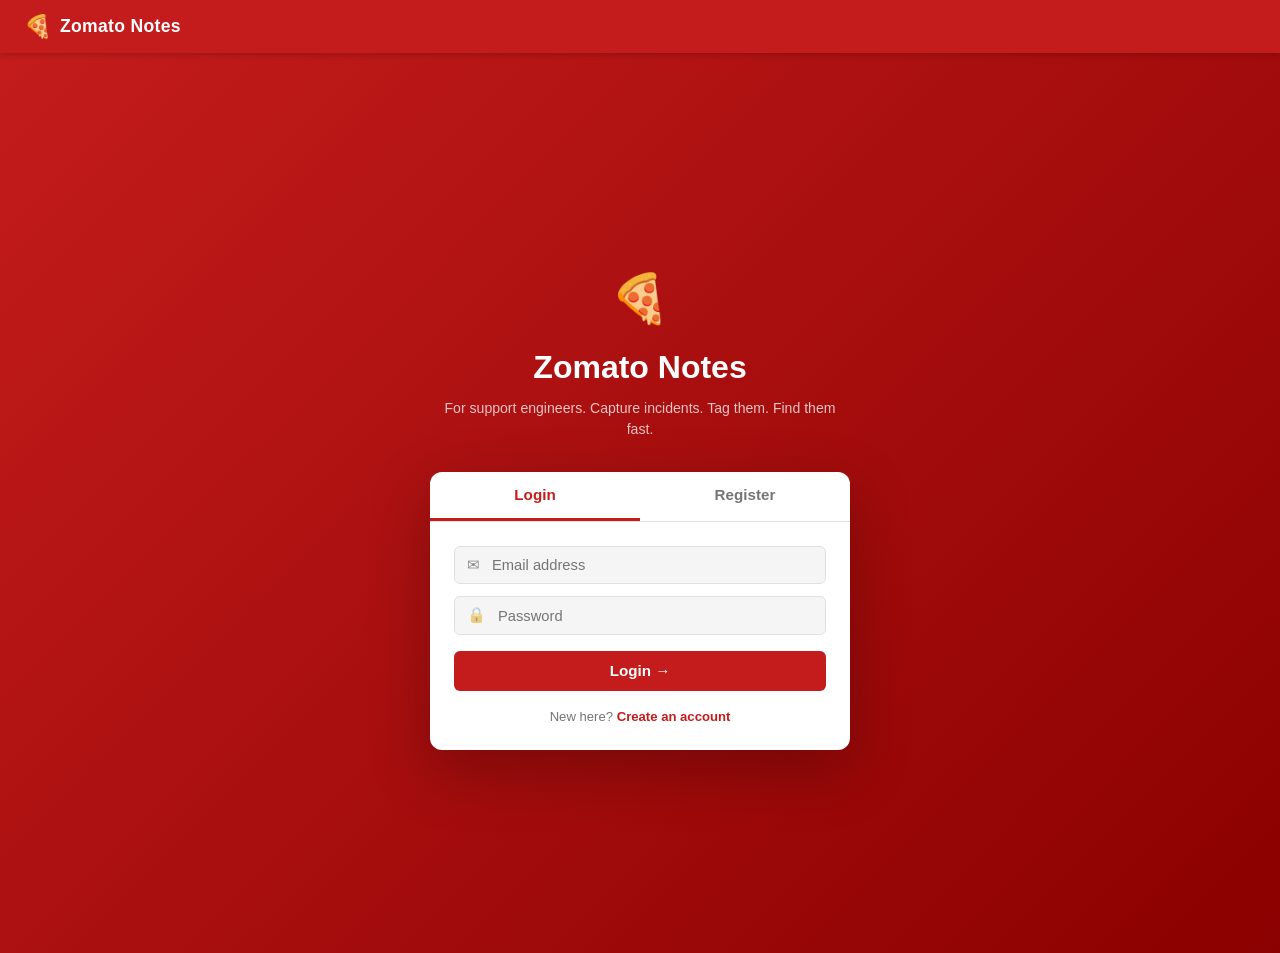
<file: docs/index.html>
<!DOCTYPE html>
<html lang="en">
<head>
  <meta charset="UTF-8" />
  <meta name="viewport" content="width=device-width, initial-scale=1" />
  <title>Zomato Notes</title>
  <link rel="stylesheet" href="style.css" />
</head>
<body>

  <!-- ================================================================
       HEADER + NAV — sticky, always visible
  ================================================================ -->
  <header>
  <nav id="main-nav">
    <div class="nav-brand">
      <span class="nav-logo">🍕</span>
      <span class="nav-title">Zomato Notes</span>
    </div>
    <div class="nav-actions" id="nav-app-actions" style="display:none;">
      <span id="nav-user-label" class="nav-user-label"></span>
      <button id="btn-all-notes" class="toggle-btn active">All Notes</button>
      <button id="btn-my-notes"  class="toggle-btn">My Notes</button>
      <button id="btn-export"    class="toggle-btn">Export ↓</button>
      <button id="btn-profile"   class="toggle-btn">👤 Profile</button>
      <button id="btn-logout"    class="logout-btn">Logout</button>
    </div>
  </nav>
  </header>

  <!-- Offline banner -->
  <div id="offline-banner" class="hidden">
    ⚠ Showing cached data — backend unreachable. Some features may be unavailable.
  </div>

  <!-- ================================================================
       HOME VIEW — shown on first load / after logout
  ================================================================ -->
  <div id="home-view">
    <div class="home-container">

      <!-- Branding -->
      <div class="home-hero">
        <span class="home-logo">🍕</span>
        <h1 class="home-title">Zomato Notes</h1>
        <p class="home-subtitle">For support engineers. Capture incidents. Tag them. Find them fast.</p>
      </div>

      <!-- Single tabbed auth card -->
      <div class="home-card auth-card">

        <!-- Tab switcher -->
        <div class="auth-tabs">
          <button class="auth-tab active" id="tab-login"    data-tab="login">Login</button>
          <button class="auth-tab"        id="tab-register" data-tab="register">Register</button>
        </div>

        <!-- Login panel -->
        <div class="auth-panel" id="panel-login">
          <form id="home-login-form" novalidate>
            <div class="auth-field">
              <span class="auth-icon">✉</span>
              <input id="home-login-email" type="email" placeholder="Email address" autocomplete="email" />
            </div>
            <div class="auth-field">
              <span class="auth-icon">🔒</span>
              <input id="home-login-password" type="password" placeholder="Password" autocomplete="current-password" />
            </div>
            <p id="home-login-error" class="error-msg hidden"></p>
            <button type="submit" id="btn-home-login" class="btn-auth">
              Login &rarr;
            </button>
          </form>
          <p class="auth-switch">New here? <a id="link-to-register" href="#">Create an account</a></p>
        </div>

        <!-- Register panel -->
        <div class="auth-panel hidden" id="panel-register">
          <form id="home-register-form" novalidate>
            <div class="auth-field">
              <span class="auth-icon">👤</span>
              <input id="home-reg-name" type="text" placeholder="Your name" autocomplete="off" />
            </div>
            <div class="auth-field">
              <span class="auth-icon">✉</span>
              <input id="home-reg-email" type="email" placeholder="Email address" />
            </div>
            <div class="auth-field">
              <span class="auth-icon">🔒</span>
              <input id="home-reg-password" type="password" placeholder="Password (min 8 chars)" />
            </div>
            <p id="home-register-error" class="error-msg hidden"></p>
            <button type="submit" id="btn-home-register" class="btn-auth">
              Create Account &rarr;
            </button>
          </form>
          <p class="auth-switch">Already have an account? <a id="link-to-login" href="#">Login</a></p>
        </div>

      </div><!-- end auth-card -->

    </div>
  </div>

  <!-- ================================================================
       APP VIEW — shown after author is selected/created
  ================================================================ -->
  <div id="app-view" style="display:none;">

    <div class="layout">

      <!-- SIDEBAR -->
      <aside id="tag-sidebar">

        <div class="sidebar-section">
          <h3 class="sidebar-heading">Filter by Tag</h3>
          <div id="tag-filters"></div>
        </div>

        <div class="sidebar-section">
          <h3 class="sidebar-heading">Quick Jump</h3>
          <div id="quick-tag-jump"></div>
          <div id="quick-find-result"></div>
        </div>

        <div class="sidebar-section">
          <h3 class="sidebar-heading">Browse Tags</h3>
          <div id="category-tree"></div>
        </div>

        <div class="sidebar-section">
          <h3 class="sidebar-heading">All Authors</h3>
          <div id="user-list"></div>
        </div>

      </aside>

      <!-- MAIN CONTENT -->
      <main>

        <!-- Add Note Form -->
        <section id="add-note-section">
          <h2 class="section-title">Add Note</h2>
          <form id="add-note-form" novalidate>
            <div class="form-row">
              <label for="input-title">Title <span class="required">*</span></label>
              <input id="input-title" type="text" placeholder="e.g. Payments API down" autocomplete="off" />
            </div>
            <div class="form-row">
              <label for="input-content">Content <span class="required">*</span></label>
              <textarea id="input-content" rows="3" placeholder="Describe the incident or note…"></textarea>
            </div>
            <div class="form-row form-row-inline">
              <div class="form-col">
                <label for="input-tag">Tag</label>
                <input id="input-tag" type="text" placeholder="e.g. work" />
              </div>
              <div class="form-col">
                <label for="input-severity">Severity</label>
                <select id="input-severity">
                  <option value="">None</option>
                  <option value="P0">P0 — Critical</option>
                  <option value="P1">P1 — High</option>
                  <option value="P2">P2 — Medium</option>
                  <option value="P3">P3 — Low</option>
                </select>
              </div>
            </div>
            <p id="form-error" class="error-msg hidden"></p>
            <button type="submit" class="btn-primary">Add Note</button>
          </form>
        </section>

        <!-- Search Bar -->
        <section id="search-section">
          <div id="search-bar">
            <input id="search-input" type="text" placeholder="Search notes by title or tag…" />
            <button id="btn-search" class="btn-primary">Search</button>
            <button id="btn-search-clear" class="btn-secondary" title="Clear search">✕</button>
          </div>
        </section>

        <!-- Phase 3: Ranking Controls -->
        <section id="ranking-section">
          <h2 class="section-title">Ranked Search</h2>
          <div class="ranking-row">
            <input id="keyword-input" type="text" placeholder="Keyword search (e.g. apple)…" />
            <button id="btn-keyword-clear" class="btn-secondary" title="Clear keyword search">✕</button>
            <button id="btn-sort-relevance" class="btn-secondary">Sort by Relevance</button>
            <button id="btn-sort-date"      class="btn-secondary">Sort by Date</button>
          </div>
          <div class="ranking-row" style="margin-top:0.75rem;">
            <input id="lookup-input" type="text" placeholder="Jump to exact title…" />
            <button id="btn-lookup-iterative" class="btn-secondary">Lookup (Iterative)</button>
            <button id="btn-lookup-recursive" class="btn-secondary">Lookup (Recursive)</button>
          </div>
          <div id="lookup-result"></div>
          <div id="ranked-results"></div>
        </section>

        <!-- Phase 4: Smart Search -->
        <section id="smart-search-section">
          <h2 class="section-title">🧠 Smart Search <span class="ai-badge">AI</span></h2>
          <p class="section-hint">Finds notes by meaning, not keywords. Powered by local embeddings.</p>
          <div class="smart-search-bar">
            <input id="smart-search-input" type="text"
                   placeholder="e.g. leg day exercise plan, dinner ideas with vegetables…" />
            <button id="btn-smart-search" class="btn-primary">Search</button>
          </div>
          <div id="smart-search-results"></div>
        </section>

        <!-- Notes List -->
        <section id="notes-section">
          <div class="notes-header">
            <h2 class="section-title">Notes</h2>
            <span id="notes-count" class="notes-count"></span>
          </div>
          <p id="loading-msg">Loading notes…</p>
          <p id="error-msg" class="error-msg hidden"></p>
          <div id="notes-list"></div>
        </section>

      </main>
    </div>

    <footer>
      <p>Zomato Notes</p>
    </footer>

  </div><!-- end #app-view -->

  <!-- Bulk Tag Toolbar -->
  <div id="bulk-toolbar" class="hidden">
    <span id="selected-count">0 selected</span>
    <input id="bulk-tag-input" type="text" placeholder="New tag for selected…" />
    <button id="btn-bulk-apply" class="btn-primary">Apply Tag</button>
    <button id="btn-bulk-cancel" class="btn-secondary">Cancel</button>
  </div>

  <!-- Similar Notes Sidebar -->
  <aside id="similar-notes-panel" class="hidden">
    <div class="similar-panel-header">
      <h4>Similar Notes</h4>
      <button id="close-similar" class="close-btn">✕</button>
    </div>
    <div id="similar-notes-list"></div>
  </aside>

  <!-- Profile Modal -->
  <div id="profile-modal" class="modal-overlay hidden">
    <div class="modal-box profile-box">
      <div class="profile-header">
        <h2>My Profile</h2>
        <button id="profile-close" class="close-btn">✕</button>
      </div>

      <!-- User info -->
      <div class="profile-info">
        <div class="profile-avatar" id="profile-avatar"></div>
        <div>
          <p id="profile-name-display" class="profile-name"></p>
          <p id="profile-email-display" class="profile-email"></p>
        </div>
      </div>

      <hr class="profile-divider" />

      <!-- Edit Name -->
      <div class="profile-section">
        <h3 class="profile-section-title">Edit Name</h3>
        <div class="auth-field">
          <span class="auth-icon">👤</span>
          <input id="profile-new-name" type="text" placeholder="New name" />
        </div>
        <div class="auth-field">
          <span class="auth-icon">🔒</span>
          <input id="profile-name-password" type="password" placeholder="Current password to confirm" />
        </div>
        <p id="profile-name-error" class="error-msg hidden"></p>
        <button id="btn-save-name" class="btn-auth" style="margin-top:0.25rem;">Save Name</button>
      </div>

      <hr class="profile-divider" />

      <!-- Change Password -->
      <div class="profile-section">
        <h3 class="profile-section-title">Change Password</h3>
        <div class="auth-field">
          <span class="auth-icon">🔒</span>
          <input id="profile-current-password" type="password" placeholder="Current password" />
        </div>
        <div class="auth-field">
          <span class="auth-icon">🔑</span>
          <input id="profile-new-password" type="password" placeholder="New password (min 8 chars)" />
        </div>
        <div class="auth-field">
          <span class="auth-icon">🔑</span>
          <input id="profile-confirm-password" type="password" placeholder="Confirm new password" />
        </div>
        <p id="profile-password-error" class="error-msg hidden"></p>
        <button id="btn-save-password" class="btn-auth" style="margin-top:0.25rem;">Change Password</button>
      </div>

      <hr class="profile-divider" />

      <!-- Delete Account -->
      <div class="profile-section danger-zone">
        <h3 class="profile-section-title danger-title">Delete Account</h3>
        <p class="profile-danger-hint">This permanently deletes your account and all your notes.</p>
        <div class="auth-field">
          <span class="auth-icon">🔒</span>
          <input id="profile-delete-password" type="password" placeholder="Enter password to confirm" />
        </div>
        <p id="profile-delete-error" class="error-msg hidden"></p>
        <button id="btn-delete-account" class="btn-danger" style="width:100%;margin-top:0.25rem;">Delete My Account</button>
      </div>

    </div>
  </div>

  <!-- Note View Modal -->
  <div id="note-view-modal" class="modal-overlay hidden">
    <div class="modal-box note-view-box">
      <button id="note-view-close" class="close-btn" style="float:right;font-size:1.2rem;">✕</button>
      <div id="note-view-severity-badge"></div>
      <h2 id="note-view-title" class="note-view-title"></h2>
      <div class="note-view-meta">
        <span id="note-view-tag"    class="note-tag"></span>
        <span id="note-view-author" class="note-owner"></span>
        <span id="note-view-time"   class="note-time"></span>
      </div>
      <hr style="border:none;border-top:1px solid var(--border);margin:0.75rem 0;" />
      <p id="note-view-content" class="note-view-content"></p>
      <div id="note-view-ai" class="ai-panel hidden" style="margin-top:1rem;"></div>
    </div>
  </div>

  <!-- Delete Confirmation Modal -->
  <div id="delete-modal" class="modal-overlay hidden">
    <div class="modal-box">
      <p class="modal-msg">Are you sure you want to delete this note?</p>
      <p class="modal-note-title" id="modal-note-title"></p>
      <div class="modal-actions">
        <button id="modal-confirm-delete" class="btn-danger">Delete</button>
        <button id="modal-cancel-delete"  class="btn-secondary">Cancel</button>
      </div>
    </div>
  </div>

  <script src="script.js"></script>
</body>
</html>
</file>
<file: docs/style.css>
/* ============================================================
   CSS RESET & VARIABLES
   ============================================================ */
*, *::before, *::after { box-sizing: border-box; margin: 0; padding: 0; }

:root {
  --red:        #c41c1c;
  --red-dark:   #a51515;
  --red-light:  #fdecea;
  --blue:       #3949ab;
  --blue-light: #e8eaf6;
  --yellow:     #fff3cd;
  --yellow-border: #ffc107;
  --green:      #d4edda;
  --bg:         #f5f5f5;
  --surface:    #ffffff;
  --border:     #e0e0e0;
  --text:       #212121;
  --text-muted: #757575;
  --radius:     6px;
  --shadow:     0 1px 3px rgba(0,0,0,0.08);
  --transition: 0.15s ease;
}

body {
  font-family: -apple-system, BlinkMacSystemFont, "Segoe UI", Roboto, sans-serif;
  background: var(--bg);
  color: var(--text);
  font-size: 15px;
  line-height: 1.5;
}

/* ============================================================
   NAV — sticky, Zomato red
   ============================================================ */
#main-nav {
  position: sticky;
  top: 0;
  z-index: 100;
  background: var(--red);
  color: #fff;
  display: flex;
  align-items: center;
  justify-content: space-between;
  padding: 0.6rem 1.5rem;
  box-shadow: 0 2px 6px rgba(0,0,0,0.18);
}

.nav-brand        { display: flex; align-items: center; gap: 0.5rem; }
.nav-logo         { font-size: 1.4rem; }
.nav-title        { font-size: 1.1rem; font-weight: 700; letter-spacing: 0.3px; }
.nav-subtitle     { font-size: 0.75rem; opacity: 0.75; margin-left: 0.25rem; }
.nav-actions      { display: flex; align-items: center; gap: 0.5rem; }

/* ============================================================
   OFFLINE BANNER
   ============================================================ */
#offline-banner {
  background: var(--yellow);
  color: #856404;
  border-bottom: 1px solid var(--yellow-border);
  padding: 0.5rem 1.5rem;
  font-size: 0.85rem;
  text-align: center;
}

/* ============================================================
   LAYOUT — two-column grid
   ============================================================ */
.layout {
  display: grid;
  grid-template-columns: 220px 1fr;
  gap: 1.5rem;
  padding: 1.5rem;
  max-width: 1200px;
  margin: 0 auto;
}

/* ============================================================
   SIDEBAR
   ============================================================ */
#tag-sidebar {
  display: flex;
  flex-direction: column;
  gap: 1.25rem;
}

.sidebar-section {
  background: var(--surface);
  border: 1px solid var(--border);
  border-radius: var(--radius);
  padding: 0.875rem;
  box-shadow: var(--shadow);
}

.sidebar-heading {
  font-size: 0.75rem;
  font-weight: 700;
  text-transform: uppercase;
  letter-spacing: 0.6px;
  color: var(--text-muted);
  margin-bottom: 0.6rem;
}

/* ============================================================
   TAG CHIPS
   ============================================================ */
#tag-filters,
#quick-tag-jump { display: flex; flex-wrap: wrap; gap: 0.35rem; }

.tag-chip {
  display: inline-block;
  padding: 0.2rem 0.65rem;
  border-radius: 999px;
  background: var(--bg);
  border: 1px solid var(--border);
  cursor: pointer;
  font-size: 0.78rem;
  color: var(--text);
  transition: background var(--transition), color var(--transition);
  white-space: nowrap;
}
.tag-chip:hover         { background: #e0e0e0; }
.tag-chip.active        { background: var(--red); color: #fff; border-color: var(--red); }

/* ============================================================
   TOGGLE BUTTONS (All Notes / My Notes)
   ============================================================ */
.toggle-btn {
  padding: 0.3rem 0.85rem;
  border: 1px solid rgba(255,255,255,0.5);
  background: transparent;
  color: #fff;
  border-radius: var(--radius);
  cursor: pointer;
  font-size: 0.82rem;
  transition: background var(--transition);
}
.toggle-btn:hover  { background: rgba(255,255,255,0.15); }
.toggle-btn.active { background: rgba(255,255,255,0.25); font-weight: 600; }

/* ============================================================
   EXPORT BUTTON
   ============================================================ */
#btn-export {
  padding: 0.3rem 0.85rem;
  background: rgba(255,255,255,0.15);
  border: 1px solid rgba(255,255,255,0.4);
  color: #fff;
  border-radius: var(--radius);
  cursor: pointer;
  font-size: 0.82rem;
  transition: background var(--transition);
}
#btn-export:hover { background: rgba(255,255,255,0.28); }

/* ============================================================
   CATEGORY TREE (P3)
   ============================================================ */
#category-tree ul { list-style: none; padding-left: 0; }
#category-tree ul ul { padding-left: 1rem; }
.tree-label {
  cursor: pointer;
  user-select: none;
  padding: 0.2rem 0.4rem;
  display: block;
  border-radius: 4px;
  font-size: 0.82rem;
  color: var(--text);
}
.tree-label:hover { background: var(--bg); }
.tree-children    { padding-left: 1rem; }

/* ============================================================
   MAIN CONTENT
   ============================================================ */
main { display: flex; flex-direction: column; gap: 1.25rem; }

.section-title {
  font-size: 1rem;
  font-weight: 700;
  color: var(--text);
  margin-bottom: 0.75rem;
}

/* ============================================================
   ADD NOTE FORM
   ============================================================ */
#add-note-section {
  background: var(--surface);
  border: 1px solid var(--border);
  border-radius: var(--radius);
  padding: 1rem 1.25rem;
  box-shadow: var(--shadow);
}

.form-row        { display: flex; flex-direction: column; gap: 0.3rem; margin-bottom: 0.75rem; }
.form-row label  { font-size: 0.82rem; font-weight: 600; color: var(--text-muted); }
.required        { color: var(--red); }

.form-row-inline { flex-direction: row; gap: 1rem; }
.form-col        { flex: 1; display: flex; flex-direction: column; gap: 0.3rem; }
.form-col label  { font-size: 0.82rem; font-weight: 600; color: var(--text-muted); }

input[type="text"],
input[type="number"],
textarea {
  padding: 0.5rem 0.75rem;
  border: 1px solid var(--border);
  border-radius: var(--radius);
  font-size: 0.9rem;
  font-family: inherit;
  color: var(--text);
  background: var(--surface);
  transition: border-color var(--transition);
  width: 100%;
}
input:focus, textarea:focus {
  outline: none;
  border-color: var(--red);
  box-shadow: 0 0 0 2px rgba(196,28,28,0.12);
}
textarea { resize: vertical; }

.btn-primary {
  background: var(--red);
  color: #fff;
  border: none;
  border-radius: var(--radius);
  padding: 0.55rem 1.25rem;
  font-size: 0.9rem;
  font-weight: 600;
  cursor: pointer;
  transition: background var(--transition);
}
.btn-primary:hover { background: var(--red-dark); }

/* ============================================================
   SEARCH BAR
   ============================================================ */
#search-section { background: var(--surface); border: 1px solid var(--border); border-radius: var(--radius); padding: 0.75rem 1rem; box-shadow: var(--shadow); }
#search-bar     { display: flex; gap: 0.5rem; align-items: center; }
#search-input   { flex: 1; font-size: 0.92rem; }
#btn-search-clear { padding: 0.42rem 0.6rem; font-size: 0.85rem; }

/* ============================================================
   NOTES LIST
   ============================================================ */
#notes-section {
  background: var(--surface);
  border: 1px solid var(--border);
  border-radius: var(--radius);
  padding: 1rem 1.25rem;
  box-shadow: var(--shadow);
}

.notes-header   { display: flex; align-items: baseline; gap: 0.75rem; margin-bottom: 0.75rem; }
.notes-count    { font-size: 0.78rem; color: var(--text-muted); }

#loading-msg    { text-align: center; color: var(--text-muted); padding: 2rem; }

/* ============================================================
   NOTE CARD — box model: content / padding / border / margin
   ============================================================ */
.note-card {
  padding: 0.875rem 1rem;          /* inner breathing room */
  border: 1px solid var(--border); /* border layer */
  margin: 0.6rem 0;                /* outer spacing */
  border-radius: var(--radius);
  background: var(--surface);
  box-shadow: var(--shadow);
  transition: box-shadow var(--transition), border-color var(--transition);
  position: relative;
  cursor: pointer;
}
.note-card:hover         { box-shadow: 0 3px 8px rgba(0,0,0,0.1); border-color: #bdbdbd; }
.note-card.optimistic    { opacity: 0.55; border-style: dashed; }
.note-card.highlight     { border: 2px solid var(--red); box-shadow: 0 0 0 3px rgba(196,28,28,0.12); }

.note-title              { font-size: 0.95rem; font-weight: 700; margin-bottom: 0.25rem; }
.note-subtitle           { font-size: 0.78rem; color: var(--text-muted); font-style: italic; margin-bottom: 0.3rem; }
.note-content            { font-size: 0.875rem; color: #424242; margin-bottom: 0.5rem; line-height: 1.55; }

/* descendant selector: meta row inside note card */
.note-card .note-meta    { display: flex; flex-wrap: wrap; gap: 0.5rem; align-items: center; font-size: 0.75rem; color: var(--text-muted); }
.note-tag                { background: var(--bg); border: 1px solid var(--border); border-radius: 999px; padding: 0.1rem 0.5rem; font-size: 0.72rem; }
.note-time               { cursor: help; }
.note-owner              { margin-left: auto; }

.delete-btn {
  position: absolute;
  top: 0.6rem; right: 0.75rem;
  background: none;
  border: none;
  color: var(--text-muted);
  cursor: pointer;
  font-size: 1rem;
  line-height: 1;
  padding: 0.2rem 0.35rem;
  border-radius: 4px;
  transition: color var(--transition), background var(--transition);
}
.delete-btn:hover { color: var(--red); background: var(--red-light); }

/* ============================================================
   AI SUGGESTION PANEL (Phase 4 — rendered when ai_suggestion present)
   ============================================================ */
.ai-panel {
  background: var(--blue-light);
  border: 1px solid #c5cae9;
  border-radius: 4px;
  padding: 0.5rem 0.75rem;
  margin-top: 0.6rem;
  font-size: 0.82rem;
}
.ai-label    { font-weight: 700; color: var(--blue); margin-bottom: 0.2rem; }
.ai-tags     { background: #dce0f5; border-radius: 3px; padding: 0.1rem 0.4rem; font-size: 0.72rem; color: var(--blue); }
.ai-summary  { color: #555; margin: 0.35rem 0; font-style: italic; }
.btn-apply-tag {
  background: var(--blue); color: #fff;
  border: none; border-radius: 4px;
  padding: 0.2rem 0.55rem;
  font-size: 0.75rem; cursor: pointer;
  margin-top: 0.25rem;
  transition: background var(--transition);
}
.btn-apply-tag:hover { background: #283593; }

/* ============================================================
   QUICK FIND RESULT
   ============================================================ */
#quick-find-result .note-card { font-size: 0.82rem; margin-top: 0.5rem; }

/* ============================================================
   ERROR / STATE MESSAGES
   ============================================================ */
.error-msg { color: var(--red); font-size: 0.82rem; margin-top: 0.3rem; }
.hidden    { display: none !important; }

/* ============================================================
   FOOTER
   ============================================================ */
footer {
  text-align: center;
  padding: 1.5rem;
  font-size: 0.78rem;
  color: var(--text-muted);
  border-top: 1px solid var(--border);
  margin-top: 1rem;
}

/* ============================================================
   RESPONSIVE — single column on narrow viewports
   ============================================================ */
@media (max-width: 600px) {
  .layout {
    grid-template-columns: 1fr;
  }
  #tag-sidebar { order: 2; }
  main         { order: 1; }
  .form-row-inline { flex-direction: column; }
  .nav-subtitle { display: none; }
}

/* ============================================================
   PHASE 3 — RANKING CONTROLS
   ============================================================ */
#ranking-section {
  background: var(--surface);
  border: 1px solid var(--border);
  border-radius: var(--radius);
  padding: 1rem 1.25rem;
  box-shadow: var(--shadow);
}

.ranking-row {
  display: flex;
  flex-wrap: wrap;
  gap: 0.5rem;
  align-items: center;
}

.ranking-label {
  font-size: 0.82rem;
  font-weight: 600;
  color: var(--text-muted);
  white-space: nowrap;
}

.btn-secondary {
  background: var(--bg);
  color: var(--text);
  border: 1px solid var(--border);
  border-radius: var(--radius);
  padding: 0.42rem 0.85rem;
  font-size: 0.82rem;
  cursor: pointer;
  white-space: nowrap;
  transition: background var(--transition), border-color var(--transition);
}
.btn-secondary:hover { background: #e0e0e0; border-color: #bdbdbd; }
.btn-secondary.active { background: var(--red); color: #fff; border-color: var(--red); }

#ranked-results   { margin-top: 0.75rem; }
#lookup-result    { margin-top: 0.5rem; }
#quick-find-result-ranking { margin-top: 0.5rem; }

.ranked-note-card {
  padding: 0.75rem 1rem;
  border: 1px solid var(--border);
  border-radius: var(--radius);
  margin: 0.4rem 0;
  background: #fafafa;
  font-size: 0.875rem;
}
.ranked-score {
  float: right;
  background: var(--green);
  color: #155724;
  border-radius: 3px;
  padding: 0.1rem 0.4rem;
  font-size: 0.72rem;
  font-weight: bold;
}

/* ============================================================
   PHASE 4 — SMART SEARCH (AI)
   Visually distinct from Phase 3 ranking controls
   ============================================================ */
#smart-search-section {
  background: #f0f4ff;
  border: 1px solid #c5cae9;
  border-radius: var(--radius);
  padding: 1rem 1.25rem;
  box-shadow: var(--shadow);
}

#smart-search-section .section-title { color: var(--blue); }

.ai-badge {
  display: inline-block;
  background: var(--blue);
  color: #fff;
  border-radius: 3px;
  padding: 0.05rem 0.4rem;
  font-size: 0.68rem;
  font-weight: 700;
  letter-spacing: 0.5px;
  vertical-align: middle;
  margin-left: 0.35rem;
}

.section-hint {
  font-size: 0.8rem;
  color: var(--text-muted);
  margin-bottom: 0.75rem;
}

.smart-search-bar {
  display: flex;
  gap: 0.5rem;
  align-items: center;
}
.smart-search-bar input { flex: 1; }

#smart-search-results { margin-top: 0.75rem; }

.smart-result-card {
  background: var(--surface);
  border: 1px solid #c5cae9;
  border-radius: var(--radius);
  padding: 0.75rem 1rem;
  margin: 0.4rem 0;
  font-size: 0.875rem;
  position: relative;
}
.smart-result-card strong { display: block; margin-bottom: 0.2rem; font-size: 0.92rem; }
.smart-result-card p      { color: #424242; line-height: 1.5; margin-bottom: 0.35rem; }
.smart-result-card small  { color: var(--text-muted); }

.similarity-badge {
  position: absolute;
  top: 0.6rem; right: 0.75rem;
  background: #e8f5e9;
  color: #2e7d32;
  border-radius: 3px;
  padding: 0.1rem 0.4rem;
  font-size: 0.72rem;
  font-weight: 700;
}

/* AI suggestion panel on note cards */
.ai-panel    { background: var(--blue-light); border: 1px solid #c5cae9; border-radius: 4px;
               padding: 0.5rem 0.75rem; margin-top: 0.6rem; font-size: 0.82rem; }
.ai-label    { font-weight: 700; color: var(--blue); margin-bottom: 0.2rem; }
.ai-tags     { background: #dce0f5; border-radius: 3px; padding: 0.1rem 0.4rem;
               font-size: 0.72rem; color: var(--blue); }
.ai-summary  { color: #555; margin: 0.35rem 0; font-style: italic; }
.btn-apply-tag {
  background: var(--blue); color: #fff; border: none; border-radius: 4px;
  padding: 0.2rem 0.55rem; font-size: 0.75rem; cursor: pointer; margin-top: 0.25rem;
  transition: background var(--transition);
}
.btn-apply-tag:hover { background: #283593; }

/* ============================================================
   PHASE 5 P2 — BULK TAG TOOLBAR
   ============================================================ */
#bulk-toolbar {
  position: fixed;
  bottom: 0; left: 0; right: 0;
  background: var(--surface);
  border-top: 2px solid var(--red);
  padding: 0.75rem 1.5rem;
  display: flex;
  align-items: center;
  gap: 0.75rem;
  z-index: 300;
  box-shadow: 0 -2px 8px rgba(0,0,0,0.1);
}
#bulk-toolbar.hidden { display: none; }
#selected-count { font-weight: 600; font-size: 0.85rem; color: var(--text-muted); }
#bulk-tag-input { flex: 1; max-width: 240px; }

.note-select {
  width: 16px; height: 16px;
  margin-right: 0.5rem;
  cursor: pointer;
  accent-color: var(--red);
  flex-shrink: 0;
}

/* ============================================================
   PHASE 5 P2 — SIMILAR NOTES SIDEBAR
   ============================================================ */
#similar-notes-panel {
  position: fixed;
  right: 0; top: 0; bottom: 0;
  width: 320px;
  background: var(--surface);
  border-left: 1px solid var(--border);
  padding: 1rem;
  overflow-y: auto;
  z-index: 200;
  box-shadow: -2px 0 8px rgba(0,0,0,0.1);
}
#similar-notes-panel.hidden { display: none; }

.similar-panel-header {
  display: flex;
  justify-content: space-between;
  align-items: center;
  margin-bottom: 0.75rem;
  border-bottom: 1px solid var(--border);
  padding-bottom: 0.5rem;
}
.similar-panel-header h4 { font-size: 0.95rem; color: var(--text); }

.close-btn {
  background: none; border: none;
  font-size: 1rem; cursor: pointer;
  color: var(--text-muted);
  padding: 0.2rem 0.4rem;
  border-radius: 4px;
}
.close-btn:hover { background: var(--bg); color: var(--red); }

.similar-note-item {
  border-bottom: 1px solid #f0f0f0;
  padding: 0.6rem 0;
  font-size: 0.82rem;
}
.similar-note-item strong { display: block; margin-bottom: 0.2rem; }
.similar-note-item p { color: #555; line-height: 1.4; }
.similarity-score { font-size: 0.72rem; color: var(--text-muted); margin-left: 0.4rem; }

/* ============================================================
   PHASE 5 P2 — SEVERITY BADGES
   ============================================================ */
.severity-badge {
  display: inline-block;
  padding: 0.15rem 0.45rem;
  border-radius: 3px;
  font-size: 0.7rem;
  font-weight: 700;
  margin-left: 0.4rem;
  vertical-align: middle;
}
.severity-p0 { background: #f8d7da; color: #842029; }
.severity-p1 { background: #fff3cd; color: #664d03; }
.severity-p2 { background: #d1ecf1; color: #0c5460; }
.severity-p3 { background: #d4edda; color: #155724; }

select {
  padding: 0.5rem 0.75rem;
  border: 1px solid var(--border);
  border-radius: var(--radius);
  font-size: 0.9rem;
  font-family: inherit;
  background: var(--surface);
  color: var(--text);
  width: 100%;
}
select:focus {
  outline: none;
  border-color: var(--red);
  box-shadow: 0 0 0 2px rgba(196,28,28,0.12);
}

/* ============================================================
   PHASE 5 P2 — TAG MERGE WARNING
   ============================================================ */
.tag-confirm-box {
  background: #fff8e1;
  border: 1px solid var(--yellow-border);
  padding: 0.4rem 0.6rem;
  border-radius: 4px;
  font-size: 0.8rem;
  margin-top: 0.4rem;
}
.btn-use-existing, .btn-use-suggested {
  background: none;
  border: 1px solid var(--border);
  border-radius: 4px;
  padding: 0.15rem 0.5rem;
  font-size: 0.75rem;
  cursor: pointer;
  margin-left: 0.3rem;
}
.btn-use-existing:hover  { background: var(--green); }
.btn-use-suggested:hover { background: var(--red-light); }

/* ============================================================
   AUTHOR / USER MANAGEMENT
   ============================================================ */
.user-item {
  display: flex;
  align-items: center;
  gap: 0.4rem;
  padding: 0.3rem 0;
  font-size: 0.82rem;
  border-bottom: 1px solid var(--border);
}
.user-item:last-child { border-bottom: none; }

.user-dot {
  width: 8px; height: 8px;
  border-radius: 50%;
  background: var(--red);
  flex-shrink: 0;
}

.btn-register {
  display: block;
  width: 100%;
  margin-top: 0.6rem;
  padding: 0.35rem 0.5rem;
  background: none;
  border: 1px dashed var(--border);
  border-radius: var(--radius);
  color: var(--text-muted);
  font-size: 0.8rem;
  cursor: pointer;
  text-align: center;
  transition: border-color var(--transition), color var(--transition);
}
.btn-register:hover { border-color: var(--red); color: var(--red); }

#register-form {
  margin-top: 0.6rem;
  display: flex;
  flex-direction: column;
  gap: 0.4rem;
}
#register-form input {
  font-size: 0.82rem;
  padding: 0.4rem 0.6rem;
}

/* note-owner label */
.note-owner {
  font-size: 0.72rem;
  color: var(--text-muted);
  margin-left: auto;
  font-weight: 500;
}

/* ============================================================
   HOME VIEW — Auth page
   ============================================================ */
#home-view {
  min-height: 100vh;
  background: linear-gradient(135deg, #c41c1c 0%, #8b0000 100%);
  display: flex;
  align-items: center;
  justify-content: center;
  padding: 2rem 1rem;
}

.home-container {
  width: 100%;
  max-width: 420px;
  display: flex;
  flex-direction: column;
  gap: 1.5rem;
}

.home-hero {
  text-align: center;
  padding: 0.5rem 0;
}
.home-logo     { font-size: 3rem; display: block; margin-bottom: 0.5rem; }
.home-title    { font-size: 2rem; font-weight: 800; color: #fff; margin: 0; }
.home-subtitle { font-size: 0.88rem; color: rgba(255,255,255,0.75); margin-top: 0.4rem; }

/* Auth card */
.auth-card {
  background: var(--surface);
  border-radius: 12px;
  box-shadow: 0 20px 60px rgba(0,0,0,0.25);
  overflow: hidden;
}

/* Tab switcher */
.auth-tabs {
  display: flex;
  border-bottom: 1px solid var(--border);
}
.auth-tab {
  flex: 1;
  padding: 0.9rem;
  background: none;
  border: none;
  font-size: 0.95rem;
  font-weight: 600;
  color: var(--text-muted);
  cursor: pointer;
  transition: color var(--transition), border-bottom var(--transition);
  border-bottom: 3px solid transparent;
}
.auth-tab.active {
  color: var(--red);
  border-bottom: 3px solid var(--red);
}
.auth-tab:hover:not(.active) { color: var(--text); }

/* Auth panels */
.auth-panel { padding: 1.5rem; }
.auth-panel.hidden { display: none; }

/* Input with icon */
.auth-field {
  display: flex;
  align-items: center;
  background: var(--bg);
  border: 1px solid var(--border);
  border-radius: var(--radius);
  margin-bottom: 0.75rem;
  transition: border-color var(--transition), box-shadow var(--transition);
}
.auth-field:focus-within {
  border-color: var(--red);
  box-shadow: 0 0 0 3px rgba(196,28,28,0.1);
}
.auth-icon {
  padding: 0 0.75rem;
  font-size: 0.95rem;
  opacity: 0.5;
}
.auth-field input {
  flex: 1;
  border: none;
  background: none;
  padding: 0.65rem 0.75rem 0.65rem 0;
  font-size: 0.92rem;
  outline: none;
}
.auth-field input:focus { box-shadow: none; border: none; }

/* Auth submit button */
.btn-auth {
  width: 100%;
  padding: 0.7rem;
  background: var(--red);
  color: #fff;
  border: none;
  border-radius: var(--radius);
  font-size: 0.95rem;
  font-weight: 700;
  cursor: pointer;
  margin-top: 0.25rem;
  transition: background var(--transition), transform 0.1s;
}
.btn-auth:hover   { background: var(--red-dark); }
.btn-auth:active  { transform: scale(0.98); }
.btn-auth:disabled { opacity: 0.6; cursor: not-allowed; }

/* Switch link */
.auth-switch {
  text-align: center;
  font-size: 0.82rem;
  color: var(--text-muted);
  margin-top: 1rem;
}
.auth-switch a {
  color: var(--red);
  text-decoration: none;
  font-weight: 600;
}
.auth-switch a:hover { text-decoration: underline; }

/* Nav user label */
.nav-user-label {
  font-size: 0.82rem;
  color: rgba(255,255,255,0.85);
  margin-right: 0.25rem;
  font-weight: 500;
}

/* Logout button */
.logout-btn {
  padding: 0.3rem 0.85rem;
  background: rgba(255,255,255,0.1);
  border: 1px solid rgba(255,255,255,0.35);
  color: #fff;
  border-radius: var(--radius);
  cursor: pointer;
  font-size: 0.82rem;
  transition: background var(--transition);
}
.logout-btn:hover { background: rgba(255,255,255,0.25); }

@media (max-width: 600px) {
  .home-container { max-width: 100%; }
  #home-select-row { flex-direction: column; }
}

/* ============================================================
   DELETE CONFIRMATION MODAL
   ============================================================ */
.modal-overlay {
  position: fixed;
  inset: 0;
  background: rgba(0,0,0,0.45);
  z-index: 500;
  display: flex;
  align-items: center;
  justify-content: center;
  padding: 1rem;
}
.modal-overlay.hidden { display: none; }

.modal-box {
  background: var(--surface);
  border-radius: var(--radius);
  padding: 1.5rem 1.75rem;
  max-width: 380px;
  width: 100%;
  box-shadow: 0 8px 32px rgba(0,0,0,0.18);
  text-align: center;
}

.modal-msg {
  font-size: 1rem;
  font-weight: 600;
  margin-bottom: 0.4rem;
  color: var(--text);
}

.modal-note-title {
  font-size: 0.85rem;
  color: var(--text-muted);
  font-style: italic;
  margin-bottom: 1.25rem;
  white-space: nowrap;
  overflow: hidden;
  text-overflow: ellipsis;
}

.modal-actions {
  display: flex;
  gap: 0.75rem;
  justify-content: center;
}

.btn-danger {
  background: var(--red);
  color: #fff;
  border: none;
  border-radius: var(--radius);
  padding: 0.5rem 1.25rem;
  font-size: 0.9rem;
  font-weight: 600;
  cursor: pointer;
  transition: background var(--transition);
}
.btn-danger:hover { background: var(--red-dark); }

/* ============================================================
   NOTE VIEW MODAL
   ============================================================ */
.note-view-box {
  max-width: 560px;
  width: 100%;
  text-align: left;
  max-height: 85vh;
  overflow-y: auto;
}
.note-view-title {
  font-size: 1.3rem;
  font-weight: 700;
  margin: 0.5rem 0 0.5rem;
  color: var(--text);
  clear: both;
}
.note-view-meta {
  display: flex;
  flex-wrap: wrap;
  gap: 0.5rem;
  margin-bottom: 0.5rem;
  font-size: 0.8rem;
}
.note-view-content {
  font-size: 0.95rem;
  line-height: 1.7;
  color: #333;
  white-space: pre-wrap;
  word-break: break-word;
}

/* ============================================================
   PROFILE MODAL
   ============================================================ */
.profile-box {
  max-width: 480px;
  width: 100%;
  max-height: 90vh;
  overflow-y: auto;
  text-align: left;
}
.profile-header {
  display: flex;
  justify-content: space-between;
  align-items: center;
  margin-bottom: 1rem;
}
.profile-header h2 { font-size: 1.1rem; font-weight: 700; }

.profile-info {
  display: flex;
  align-items: center;
  gap: 1rem;
  margin-bottom: 0.75rem;
}
.profile-avatar {
  width: 48px; height: 48px;
  border-radius: 50%;
  background: var(--red);
  color: #fff;
  font-size: 1.3rem;
  font-weight: 700;
  display: flex;
  align-items: center;
  justify-content: center;
  flex-shrink: 0;
}
.profile-name  { font-weight: 700; font-size: 1rem; }
.profile-email { font-size: 0.82rem; color: var(--text-muted); }

.profile-divider {
  border: none;
  border-top: 1px solid var(--border);
  margin: 1rem 0;
}

.profile-section { margin-bottom: 0.5rem; }
.profile-section-title {
  font-size: 0.85rem;
  font-weight: 700;
  color: var(--text);
  margin-bottom: 0.6rem;
  text-transform: uppercase;
  letter-spacing: 0.4px;
}

.danger-zone       { background: #fff5f5; padding: 0.75rem; border-radius: var(--radius); border: 1px solid #fed7d7; }
.danger-title      { color: var(--red); }
.profile-danger-hint { font-size: 0.8rem; color: var(--text-muted); margin-bottom: 0.6rem; }
</file>
